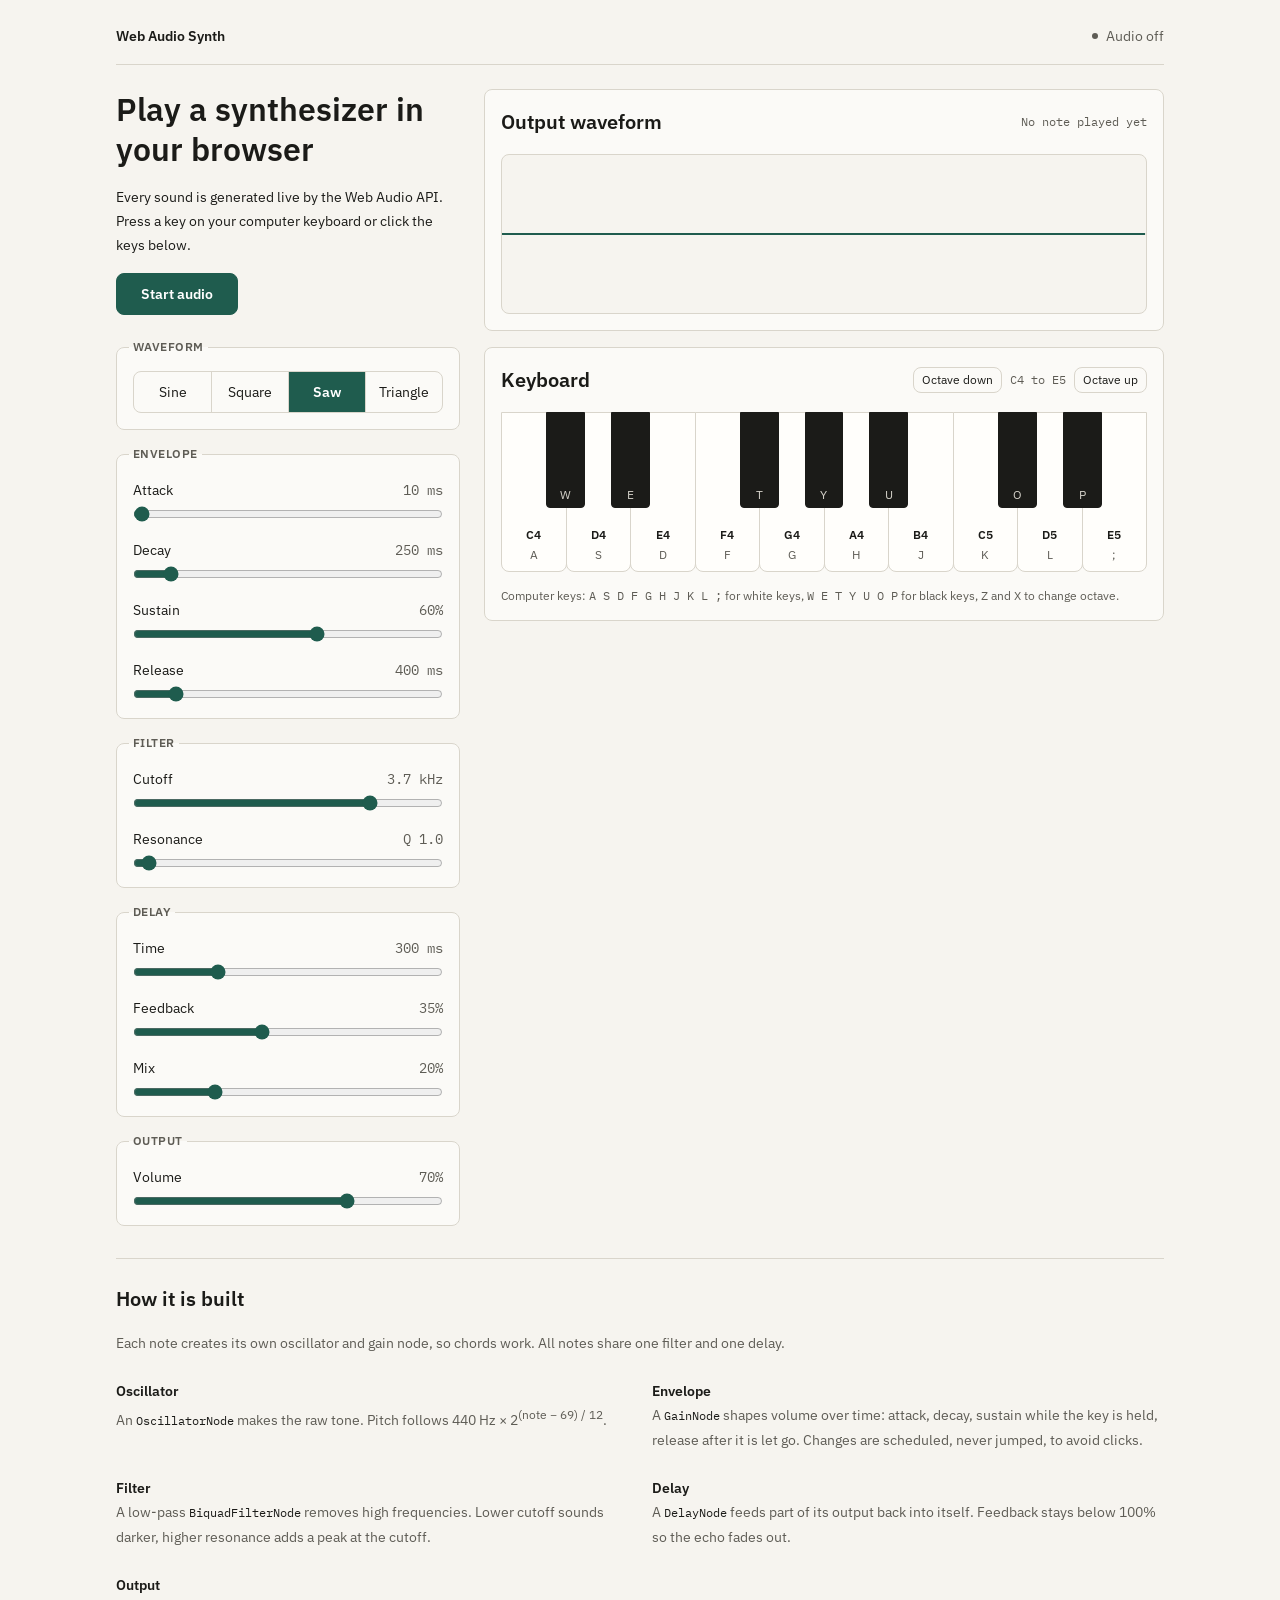
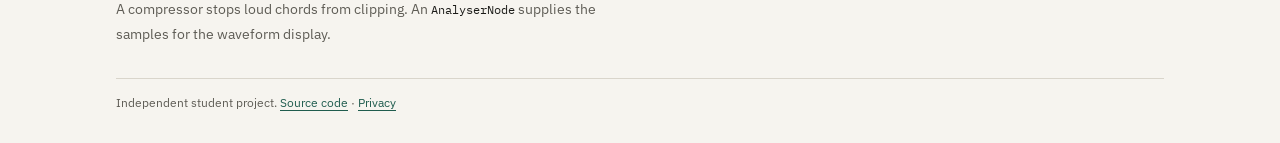
<file: index.html>
<!DOCTYPE html>
<html lang="en">
<head>
  <meta charset="utf-8">
  <meta name="viewport" content="width=device-width, initial-scale=1">
  <title>Web Audio Synth</title>
  <meta name="description" content="A small subtractive synthesizer that runs in your browser. Four waveforms, ADSR envelope, low-pass filter and delay, built with the Web Audio API.">
  <link rel="canonical" href="https://gnyaneshwar76.github.io/web-audio-synth/">
  <link rel="icon" href="favicon.svg" type="image/svg+xml">
  <meta property="og:type" content="website">
  <meta property="og:title" content="Web Audio Synth">
  <meta property="og:description" content="A small subtractive synthesizer that runs in your browser, built with the Web Audio API.">
  <meta property="og:url" content="https://gnyaneshwar76.github.io/web-audio-synth/">
  <meta property="og:image" content="https://gnyaneshwar76.github.io/web-audio-synth/og.png">
  <meta name="twitter:card" content="summary_large_image">
  <link rel="preload" href="fonts/ibm-plex-sans-latin-400-normal.woff2" as="font" type="font/woff2" crossorigin>
  <link rel="stylesheet" href="style.css">
</head>
<body>
  <div class="page">
    <header class="top">
      <span class="wordmark">Web Audio Synth</span>
      <p class="status" role="status"><span class="dot" id="dot" data-state="off"></span><span id="status-text">Audio off</span></p>
    </header>

    <main class="layout">
      <section class="intro">
          <h1>Play a synthesizer in your browser</h1>
          <p>Every sound is generated live by the Web Audio API. Press a key on your computer keyboard or click the keys below.</p>
          <button type="button" class="btn-primary" id="start">Start audio</button>
          <p class="error" id="error" role="alert" hidden>This browser does not support the Web Audio API. Try a current version of Chrome, Firefox, Safari or Edge.</p>
        </section>

      <div class="controls">
        <fieldset class="card">
          <legend>Waveform</legend>
          <div class="segmented" id="wave">
            <input type="radio" name="wave" id="wave-sine" value="sine"><label for="wave-sine">Sine</label>
            <input type="radio" name="wave" id="wave-square" value="square"><label for="wave-square">Square</label>
            <input type="radio" name="wave" id="wave-sawtooth" value="sawtooth" checked><label for="wave-sawtooth">Saw</label>
            <input type="radio" name="wave" id="wave-triangle" value="triangle"><label for="wave-triangle">Triangle</label>
          </div>
        </fieldset>

        <fieldset class="card">
          <legend>Envelope</legend>
          <div class="ctl"><label for="attack">Attack</label><output for="attack" id="o-attack"></output><input type="range" id="attack" data-param="attack" min="0.005" max="1.5" step="0.005" value="0.01"></div>
          <div class="ctl"><label for="decay">Decay</label><output for="decay" id="o-decay"></output><input type="range" id="decay" data-param="decay" min="0.05" max="2" step="0.01" value="0.25"></div>
          <div class="ctl"><label for="sustain">Sustain</label><output for="sustain" id="o-sustain"></output><input type="range" id="sustain" data-param="sustain" min="0" max="1" step="0.01" value="0.6"></div>
          <div class="ctl"><label for="release">Release</label><output for="release" id="o-release"></output><input type="range" id="release" data-param="release" min="0.05" max="3" step="0.01" value="0.4"></div>
        </fieldset>

        <fieldset class="card">
          <legend>Filter</legend>
          <div class="ctl"><label for="cutoff">Cutoff</label><output for="cutoff" id="o-cutoff"></output><input type="range" id="cutoff" data-param="cutoff" min="0" max="100" step="1" value="78"></div>
          <div class="ctl"><label for="resonance">Resonance</label><output for="resonance" id="o-resonance"></output><input type="range" id="resonance" data-param="resonance" min="0.5" max="18" step="0.1" value="1"></div>
        </fieldset>

        <fieldset class="card">
          <legend>Delay</legend>
          <div class="ctl"><label for="delayTime">Time</label><output for="delayTime" id="o-delayTime"></output><input type="range" id="delayTime" data-param="delayTime" min="0.05" max="1" step="0.01" value="0.3"></div>
          <div class="ctl"><label for="feedback">Feedback</label><output for="feedback" id="o-feedback"></output><input type="range" id="feedback" data-param="feedback" min="0" max="0.85" step="0.01" value="0.35"></div>
          <div class="ctl"><label for="mix">Mix</label><output for="mix" id="o-mix"></output><input type="range" id="mix" data-param="mix" min="0" max="0.8" step="0.01" value="0.2"></div>
        </fieldset>

        <fieldset class="card">
          <legend>Output</legend>
          <div class="ctl"><label for="volume">Volume</label><output for="volume" id="o-volume"></output><input type="range" id="volume" data-param="volume" min="0" max="1" step="0.01" value="0.7"></div>
        </fieldset>
      </div>

      <div class="stage">
        <section class="card" aria-labelledby="scope-title">
          <div class="row">
            <h2 id="scope-title">Output waveform</h2>
            <p class="readout mono" id="readout">No note played yet</p>
          </div>
          <canvas id="scope" role="img" aria-label="Live waveform of the audio output"></canvas>
        </section>

        <section class="card" aria-labelledby="keys-title">
          <div class="row">
            <h2 id="keys-title">Keyboard</h2>
            <div class="octave">
              <button type="button" class="btn-quiet" id="oct-down" aria-label="Octave down, shortcut Z">Octave down</button>
              <span class="mono" id="oct-label">C4 to E5</span>
              <button type="button" class="btn-quiet" id="oct-up" aria-label="Octave up, shortcut X">Octave up</button>
            </div>
          </div>
          <div class="keys" id="keys"></div>
          <p class="hint">Computer keys: <span class="mono">A S D F G H J K L ;</span> for white keys, <span class="mono">W E T Y U O P</span> for black keys, <span class="mono">Z</span> and <span class="mono">X</span> to change octave.</p>
        </section>
      </div>
    </main>

    <section class="how" aria-labelledby="how-title">
      <h2 id="how-title">How it is built</h2>
      <p class="muted">Each note creates its own oscillator and gain node, so chords work. All notes share one filter and one delay.</p>
      <dl>
        <div><dt>Oscillator</dt><dd>An <span class="mono">OscillatorNode</span> makes the raw tone. Pitch follows 440 Hz &times; 2<sup>(note &minus; 69) / 12</sup>.</dd></div>
        <div><dt>Envelope</dt><dd>A <span class="mono">GainNode</span> shapes volume over time: attack, decay, sustain while the key is held, release after it is let go. Changes are scheduled, never jumped, to avoid clicks.</dd></div>
        <div><dt>Filter</dt><dd>A low-pass <span class="mono">BiquadFilterNode</span> removes high frequencies. Lower cutoff sounds darker, higher resonance adds a peak at the cutoff.</dd></div>
        <div><dt>Delay</dt><dd>A <span class="mono">DelayNode</span> feeds part of its output back into itself. Feedback stays below 100% so the echo fades out.</dd></div>
        <div><dt>Output</dt><dd>A compressor stops loud chords from clipping. An <span class="mono">AnalyserNode</span> supplies the samples for the waveform display.</dd></div>
      </dl>
    </section>

    <footer class="foot">
      <p>Independent student project. <a href="https://github.com/gnyaneshwar76/web-audio-synth">Source code</a> &middot; <a href="privacy.html">Privacy</a></p>
    </footer>
  </div>

  <noscript><p class="error page">This synthesizer needs JavaScript.</p></noscript>
  <script src="synth-math.js"></script>
  <script src="engine.js"></script>
  <script src="app.js"></script>
</body>
</html>
</file>
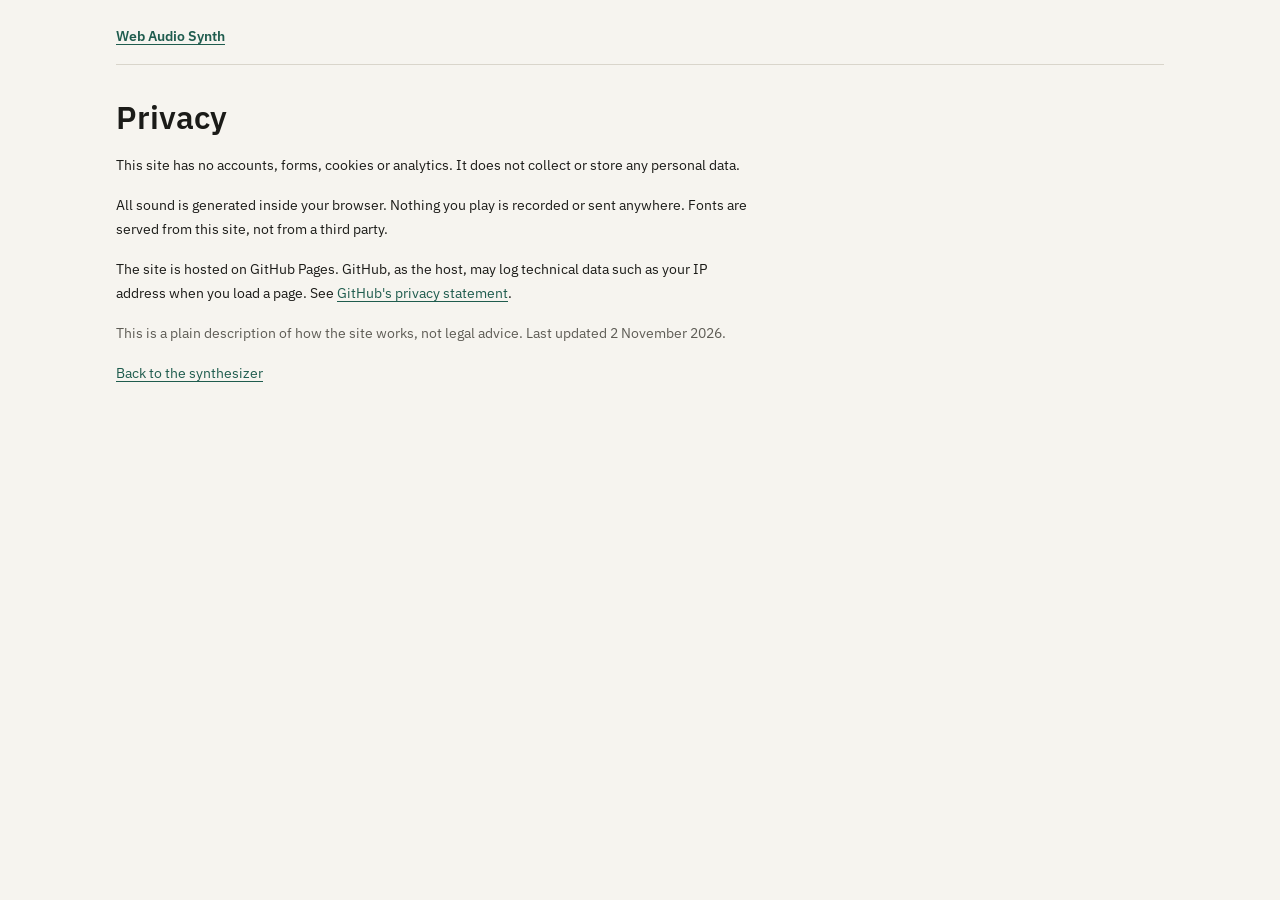
<file: privacy.html>
<!DOCTYPE html>
<html lang="en">
<head>
  <meta charset="utf-8">
  <meta name="viewport" content="width=device-width, initial-scale=1">
  <title>Privacy | Web Audio Synth</title>
  <meta name="description" content="What data the Web Audio Synth site collects: none.">
  <link rel="canonical" href="https://gnyaneshwar76.github.io/web-audio-synth/privacy.html">
  <link rel="icon" href="favicon.svg" type="image/svg+xml">
  <link rel="stylesheet" href="style.css">
</head>
<body>
  <div class="page">
    <header class="top"><a class="wordmark" href="./">Web Audio Synth</a></header>
    <main class="prose">
      <h1>Privacy</h1>
      <p>This site has no accounts, forms, cookies or analytics. It does not collect or store any personal data.</p>
      <p>All sound is generated inside your browser. Nothing you play is recorded or sent anywhere. Fonts are served from this site, not from a third party.</p>
      <p>The site is hosted on GitHub Pages. GitHub, as the host, may log technical data such as your IP address when you load a page. See <a href="https://docs.github.com/en/site-policy/privacy-policies/github-general-privacy-statement">GitHub's privacy statement</a>.</p>
      <p class="muted">This is a plain description of how the site works, not legal advice. Last updated 2 November 2026.</p>
      <p><a href="./">Back to the synthesizer</a></p>
    </main>
  </div>
</body>
</html>
</file>
<file: style.css>
/* Tokens. Spacing: 4/8/16/24/32 only. Type: 12/14/20/32 only. */
@font-face { font-family: "IBM Plex Sans"; font-weight: 400; font-display: swap; src: url("fonts/ibm-plex-sans-latin-400-normal.woff2") format("woff2"); }
@font-face { font-family: "IBM Plex Sans"; font-weight: 500; font-display: swap; src: url("fonts/ibm-plex-sans-latin-500-normal.woff2") format("woff2"); }
@font-face { font-family: "IBM Plex Sans"; font-weight: 600; font-display: swap; src: url("fonts/ibm-plex-sans-latin-600-normal.woff2") format("woff2"); }
@font-face { font-family: "IBM Plex Mono"; font-weight: 400; font-display: swap; src: url("fonts/ibm-plex-mono-latin-400-normal.woff2") format("woff2"); }

:root {
  --bg: #f6f4ef;
  --surface: #fbfaf7;
  --ink: #1b1b18;
  --muted: #5e5c55;
  --line: #d9d5cb;
  --accent: #1f5c4e;
  --accent-hover: #17483d;
  --accent-tint: #d8e6e1;
  --warn: #9a5b00;

  --s1: 4px; --s2: 8px; --s3: 16px; --s4: 24px; --s5: 32px;
  --t-12: 12px; --t-14: 14px; --t-20: 20px; --t-32: 32px;
  --r: 8px;
  --sans: "IBM Plex Sans", Georgia, serif;
  --mono: "IBM Plex Mono", ui-monospace, monospace;
  color-scheme: light;
}

* { box-sizing: border-box; }
html { -webkit-text-size-adjust: 100%; }
body { margin: 0; background: var(--bg); color: var(--ink); font: 400 var(--t-14)/24px var(--sans); }
h1, h2, p, dl, dd, dt, fieldset { margin: 0; padding: 0; }
.mono { font-family: var(--mono); }
.muted { color: var(--muted); }
a { color: var(--accent); text-underline-offset: 3px; }
a:hover { color: var(--accent-hover); }
:focus-visible { outline: 2px solid var(--accent); outline-offset: 2px; }

.page { max-width: 1080px; margin: 0 auto; padding: var(--s4) var(--s3) var(--s5); }
.top { display: flex; justify-content: space-between; align-items: center; gap: var(--s3); padding-bottom: var(--s3); border-bottom: 1px solid var(--line); }
.wordmark { font-weight: 600; font-size: var(--t-14); }
.status { display: flex; align-items: center; gap: var(--s2); color: var(--muted); font-size: var(--t-14); }
.dot { width: 6px; height: 6px; border-radius: 50%; background: var(--muted); }
.dot[data-state="running"] { background: var(--accent); }
.dot[data-state="suspended"] { background: var(--warn); }

.layout { display: grid; gap: var(--s4); margin-top: var(--s4); }
/* Small screens: intro, keyboard, then controls. Wide screens: intro + controls left, keyboard right. */
.layout > * { min-width: 0; }
.controls, .stage { display: grid; gap: var(--s3); }
.stage { order: 1; }
.controls { order: 2; }
@media (min-width: 960px) {
  .layout { grid-template-columns: 344px 1fr; grid-template-areas: "intro stage" "controls stage"; align-items: start; column-gap: var(--s4); row-gap: var(--s3); }
  .intro { grid-area: intro; }
  .controls { grid-area: controls; }
  .stage { grid-area: stage; position: sticky; top: var(--s4); }
}

.intro { display: grid; gap: var(--s3); justify-items: start; padding-bottom: var(--s2); }
h1 { font-size: var(--t-32); line-height: 40px; font-weight: 600; }
h2 { font-size: var(--t-20); line-height: 32px; font-weight: 600; }
.error { color: var(--warn); }

.card { background: var(--surface); border: 1px solid var(--line); border-radius: var(--r); padding: var(--s3); min-width: 0; }
fieldset.card { display: grid; gap: var(--s3); }
legend { font-size: var(--t-12); line-height: 16px; font-weight: 600; letter-spacing: 0.04em; text-transform: uppercase; color: var(--muted); padding: 0 var(--s1); margin-left: calc(var(--s1) * -1); }
.row { display: flex; justify-content: space-between; align-items: center; flex-wrap: wrap; gap: var(--s2) var(--s3); margin-bottom: var(--s3); }
.readout { color: var(--muted); font-size: var(--t-12); line-height: 16px; }

button { font: inherit; cursor: pointer; }
.btn-primary { background: var(--accent); color: #fff; border: 1px solid var(--accent); border-radius: var(--r); padding: var(--s2) var(--s4); font-weight: 600; }
.btn-primary:hover { background: var(--accent-hover); border-color: var(--accent-hover); }
.btn-quiet { background: transparent; color: var(--ink); border: 1px solid var(--line); border-radius: var(--r); padding: var(--s1) var(--s2); font-size: var(--t-12); line-height: 16px; }
.btn-quiet:hover { border-color: var(--accent); color: var(--accent); }
[hidden] { display: none !important; }

.segmented { display: grid; grid-template-columns: repeat(4, 1fr); border: 1px solid var(--line); border-radius: var(--r); overflow: hidden; }
.segmented input { position: absolute; opacity: 0; pointer-events: none; }
.segmented label { text-align: center; padding: var(--s2) var(--s1); cursor: pointer; border-left: 1px solid var(--line); }
.segmented label:first-of-type { border-left: 0; }
.segmented label:hover { background: var(--accent-tint); }
.segmented input:checked + label { background: var(--accent); color: #fff; font-weight: 600; }
.segmented input:focus-visible + label { outline: 2px solid var(--accent); outline-offset: -4px; }

.ctl { display: grid; grid-template-columns: 1fr auto; row-gap: var(--s1); }
.ctl output { font-family: var(--mono); color: var(--muted); text-align: right; }
.ctl input { grid-column: 1 / -1; width: 100%; margin: 0; accent-color: var(--accent); }

#scope { display: block; width: 100%; height: 160px; border: 1px solid var(--line); border-radius: var(--r); background: var(--bg); }
.octave { display: flex; align-items: center; gap: var(--s2); font-size: var(--t-12); color: var(--muted); }

.keys { --bk: 6%; position: relative; display: flex; height: 160px; touch-action: none; user-select: none; -webkit-user-select: none; }
.key { font-family: var(--sans); padding: 0; border: 1px solid var(--line); }
.key.white { flex: 1 1 0; min-width: 0; background: #fffefb; color: var(--muted); border-radius: 0 0 var(--r) var(--r); margin-left: -1px; display: flex; flex-direction: column; justify-content: flex-end; align-items: center; gap: var(--s1); padding-bottom: var(--s2); font-size: var(--t-12); line-height: 16px; }
.key.white:first-child { margin-left: 0; }
.key.white:hover { background: #f2f7f5; }
.key.black { position: absolute; top: 0; width: var(--bk); height: 96px; background: var(--ink); border-color: var(--ink); color: #d6d3ca; border-radius: 0 0 4px 4px; z-index: 1; font-size: var(--t-12); line-height: 16px; display: flex; align-items: flex-end; justify-content: center; padding-bottom: var(--s1); }
.key.black:hover { background: #34332e; }
.key.white.is-down { background: var(--accent-tint); }
.key.black.is-down { background: var(--accent); border-color: var(--accent); color: #fff; }
.key .note { font-weight: 600; color: var(--ink); }
.hint { margin-top: var(--s3); color: var(--muted); font-size: var(--t-12); line-height: 16px; }

.how { margin-top: var(--s5); padding-top: var(--s4); border-top: 1px solid var(--line); display: grid; gap: var(--s3); }
.how dl { display: grid; gap: var(--s3); margin-top: var(--s2); }
@media (min-width: 720px) { .how dl { grid-template-columns: repeat(2, 1fr); gap: var(--s4); } }
.how dt { font-weight: 600; }
.how dd { color: var(--muted); }
.how dd .mono { color: var(--ink); font-size: var(--t-12); }

.foot { margin-top: var(--s5); padding-top: var(--s3); border-top: 1px solid var(--line); color: var(--muted); font-size: var(--t-12); line-height: 16px; }

/* Plain text pages (privacy, 404) */
.prose { max-width: 640px; display: grid; gap: var(--s3); margin-top: var(--s5); }

@media (prefers-reduced-motion: reduce) { * { transition: none !important; animation: none !important; scroll-behavior: auto !important; } }
@media (max-width: 480px) { .keys { --bk: 9%; } }
@media (max-width: 360px) { .keys { --bk: 10%; } }
@media (max-width: 480px) { h1 { font-size: var(--t-20); line-height: 32px; } .key.white .note { font-size: var(--t-12); } }
</file>
